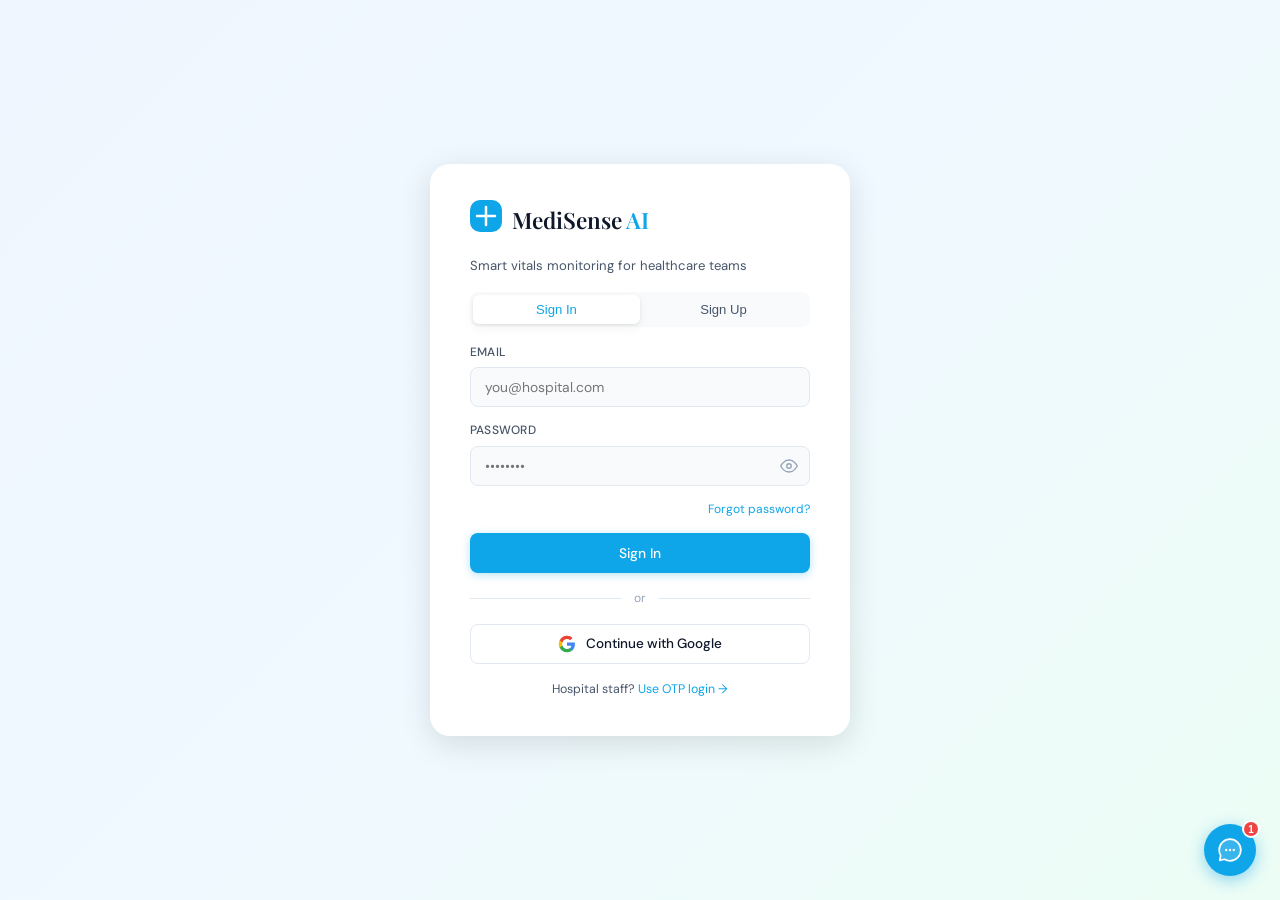
<file: index.html>
<!DOCTYPE html>
<html lang="en">
<head>
  <meta charset="UTF-8" />
  <meta name="viewport" content="width=device-width, initial-scale=1.0" />
  <title>MediSense AI — Smart Health Monitoring</title>
  <link rel="preconnect" href="https://fonts.googleapis.com" />
  <link rel="preconnect" href="https://fonts.gstatic.com" crossorigin />
  <link href="https://fonts.googleapis.com/css2?family=DM+Sans:wght@300;400;500;600&family=DM+Mono:wght@400;500&family=Playfair+Display:wght@600&display=swap" rel="stylesheet" />
  <link rel="stylesheet" href="medisense.css" />

  <style>
    /* ── Extra fix: unified CSS vars used in admin inline styles ── */
    :root {
      --ink:      var(--text);
      --ink-soft: var(--text-2);
      --ink-dim:  var(--text-3);
      --rule:     var(--border);
      --card:     var(--surface);
      --accent:   var(--brand);
    }

    /* Stat card status colours */
    .stat-status.ok   { color: var(--ok);     font-size: .75rem; font-weight: 600; }
    .stat-status.warn { color: var(--warn);   font-size: .75rem; font-weight: 600; }
    .stat-status.crit { color: var(--danger); font-size: .75rem; font-weight: 600; }

    /* Sidebar footer */
    .sidebar-footer {
      padding: 14px 16px;
      border-top: 1px solid var(--border);
      display: flex; align-items: center; gap: 10px;
    }
    .user-info  { display: flex; align-items: center; gap: 9px; flex: 1; min-width: 0; }
    .avatar     {
      width: 34px; height: 34px; border-radius: 50%;
      background: var(--brand-light); color: var(--brand);
      font-size: 1rem; font-weight: 700;
      display: flex; align-items: center; justify-content: center;
      flex-shrink: 0; text-transform: uppercase;
    }
    .user-meta  { min-width: 0; }
    .user-name  { font-size: .85rem; font-weight: 600; white-space: nowrap; overflow: hidden; text-overflow: ellipsis; }
    .user-role  { font-size: .75rem; color: var(--text-2); text-transform: capitalize; }
    .logout-btn {
      background: none; border: none; color: var(--text-3); cursor: pointer;
      padding: 6px; border-radius: 6px; display: flex; align-items: center;
      transition: color .2s;
    }
    .logout-btn:hover { color: var(--danger); }

    /* Topbar */
    .topbar {
      display: none;
      align-items: center; gap: 12px;
      padding: 12px 16px;
      background: var(--surface);
      border-bottom: 1px solid var(--border);
      position: sticky; top: 0; z-index: 50;
    }
    .menu-toggle {
      background: none; border: none; font-size: 1.1rem;
      cursor: pointer; color: var(--text-2); padding: 4px 8px;
    }
    .topbar-title { font-weight: 600; flex: 1; }
    .role-pill {
      background: var(--brand-light); color: var(--brand);
      padding: 3px 10px; border-radius: 20px;
      font-size: .75rem; font-weight: 600; text-transform: capitalize;
    }
    .topbar-right { display: flex; align-items: center; gap: 8px; }

    /* Main layout */
    .main { margin-left: var(--sidebar-w); flex: 1; min-height: 100vh; }
    .view { display: none; padding: 24px 28px; }
    .view.active { display: block; }

    /* View header */
    .view-header {
      display: flex; align-items: flex-start; justify-content: space-between;
      gap: 12px; margin-bottom: 24px;
    }
    .view-title { font-size: 1.4rem; font-weight: 700; }
    .view-sub   { color: var(--text-2); font-size: .875rem; margin-top: 2px; }
    .header-actions { display: flex; align-items: center; gap: 10px; flex-shrink: 0; }
    .last-updated { font-size: .78rem; color: var(--text-3); }

    /* Stats grid */
    .stats-grid {
      display: grid;
      grid-template-columns: repeat(3, 1fr);
      gap: 16px;
      margin-bottom: 20px;
    }
    .stat-card {
      background: var(--surface);
      border: 1px solid var(--border);
      border-radius: var(--radius);
      padding: 18px;
      display: flex; align-items: flex-start; gap: 14px;
      box-shadow: var(--shadow);
    }
    .stat-icon { font-size: 1.6rem; line-height: 1; }
    .stat-info { flex: 1; }
    .stat-label { font-size: .75rem; color: var(--text-2); font-weight: 500; text-transform: uppercase; letter-spacing: .04em; }
    .stat-val   { font-size: 1.45rem; font-weight: 700; line-height: 1.2; margin: 2px 0; }
    .stat-val span { font-size: .75rem; font-weight: 400; color: var(--text-2); }

    /* Insight panel */
    .insight-panel {
      background: var(--surface);
      border: 1px solid var(--border);
      border-radius: var(--radius);
      padding: 20px;
      margin-bottom: 20px;
      box-shadow: var(--shadow);
    }
    .insight-header { display: flex; align-items: center; justify-content: space-between; margin-bottom: 12px; }
    .insight-title  { display: flex; align-items: center; gap: 8px; font-weight: 600; }
    .ai-badge {
      background: linear-gradient(135deg, #0EA5E9, #8B5CF6);
      color: #fff; font-size: .65rem; font-weight: 700;
      padding: 2px 6px; border-radius: 4px; letter-spacing: .04em;
    }
    .insight-body         { font-size: .875rem; color: var(--text-2); line-height: 1.65; }
    .insight-placeholder  { color: var(--text-3); font-style: italic; }

    /* Table card */
    .table-card {
      background: var(--surface);
      border: 1px solid var(--border);
      border-radius: var(--radius);
      overflow: hidden;
      box-shadow: var(--shadow);
    }
    .table-header {
      display: flex; align-items: center; justify-content: space-between;
      padding: 14px 18px;
      border-bottom: 1px solid var(--border);
    }
    .table-header h3 { font-weight: 600; font-size: .95rem; }
    .badge {
      background: var(--brand); color: #fff;
      font-size: .72rem; font-weight: 700;
      padding: 2px 7px; border-radius: 20px;
      min-width: 20px; text-align: center;
    }

    /* Chat disclaimer */
    .chat-disclaimer {
      padding: 6px 14px 10px;
      font-size: .7rem;
      color: var(--text-3);
      text-align: center;
    }
    .chat-online-dot {
      display: inline-block;
      width: 7px; height: 7px; border-radius: 50%;
      background: #4ade80;
      margin-right: 4px;
      vertical-align: middle;
    }

    @media (max-width: 1024px) {
      .stats-grid { grid-template-columns: repeat(2, 1fr); }
    }
    @media (max-width: 768px) {
      .main { margin-left: 0; }
      .topbar { display: flex; }
      .stats-grid { grid-template-columns: repeat(2, 1fr); }
      .view { padding: 16px; }
    }
    @media (max-width: 520px) {
      .stats-grid { grid-template-columns: 1fr; }
    }
  </style>
</head>
<body>

<!-- ══════════ AUTH WRAPPER ══════════ -->
<div id="auth-wrapper" class="auth-wrapper">
  <div id="toast" class="toast" aria-live="polite"></div>

  <!-- Login / Sign-up screen -->
  <div id="screen-login" class="auth-card active">
    <div class="auth-brand">
      <div class="brand-icon">
        <svg width="32" height="32" viewBox="0 0 32 32" fill="none">
          <rect width="32" height="32" rx="10" fill="#0EA5E9"/>
          <path d="M16 7v18M7 16h18" stroke="white" stroke-width="2.5" stroke-linecap="round"/>
        </svg>
      </div>
      <h1 class="brand-name">MediSense <span>AI</span></h1>
    </div>
    <p class="auth-subtitle">Smart vitals monitoring for healthcare teams</p>

    <div class="tab-row">
      <button class="tab active" data-tab="login">Sign In</button>
      <button class="tab" data-tab="signup">Sign Up</button>
    </div>

    <!-- Login Form -->
    <form id="login-form" class="auth-form" novalidate>
      <div class="field">
        <label for="login-email">Email</label>
        <input id="login-email" type="email" placeholder="you@hospital.com" autocomplete="email" />
      </div>
      <div class="field">
        <label for="login-password">Password</label>
        <div class="pw-wrap">
          <input id="login-password" type="password" placeholder="••••••••" autocomplete="current-password" />
          <button type="button" class="eye-btn" data-target="login-password">
            <svg width="18" height="18" viewBox="0 0 24 24" fill="none" stroke="currentColor" stroke-width="1.8" stroke-linecap="round"><path d="M1 12s4-8 11-8 11 8 11 8-4 8-11 8-11-8-11-8z"/><circle cx="12" cy="12" r="3"/></svg>
          </button>
        </div>
      </div>
      <a href="#" id="forgot-link" class="forgot-link">Forgot password?</a>
      <button type="submit" class="btn-primary" id="login-btn">
        <span>Sign In</span>
        <div class="spinner hidden"></div>
      </button>
    </form>

    <!-- Sign-up Form -->
    <form id="signup-form" class="auth-form hidden" novalidate>
      <div class="field">
        <label for="signup-name">Full Name</label>
        <input id="signup-name" type="text" placeholder="Dr. Jane Smith" autocomplete="name" />
      </div>
      <div class="field">
        <label for="signup-email">Email</label>
        <input id="signup-email" type="email" placeholder="you@hospital.com" autocomplete="email" />
      </div>
      <div class="field">
        <label for="signup-password">Password</label>
        <div class="pw-wrap">
          <input id="signup-password" type="password" placeholder="Min 8 characters" autocomplete="new-password" />
          <button type="button" class="eye-btn" data-target="signup-password">
            <svg width="18" height="18" viewBox="0 0 24 24" fill="none" stroke="currentColor" stroke-width="1.8" stroke-linecap="round"><path d="M1 12s4-8 11-8 11 8 11 8-4 8-11 8-11-8-11-8z"/><circle cx="12" cy="12" r="3"/></svg>
          </button>
        </div>
      </div>
      <div class="field">
        <label for="signup-password2">Confirm Password</label>
        <input id="signup-password2" type="password" placeholder="••••••••" autocomplete="new-password" />
      </div>
      <button type="submit" class="btn-primary" id="signup-btn">
        <span>Create Account</span>
        <div class="spinner hidden"></div>
      </button>
    </form>

    <div class="divider"><span>or</span></div>
    <button id="google-btn" class="btn-google">
      <svg width="18" height="18" viewBox="0 0 24 24"><path fill="#4285F4" d="M22.56 12.25c0-.78-.07-1.53-.2-2.25H12v4.26h5.92c-.26 1.37-1.04 2.53-2.21 3.31v2.77h3.57c2.08-1.92 3.28-4.74 3.28-8.09z"/><path fill="#34A853" d="M12 23c2.97 0 5.46-.98 7.28-2.66l-3.57-2.77c-.98.66-2.23 1.06-3.71 1.06-2.86 0-5.29-1.93-6.16-4.53H2.18v2.84C3.99 20.53 7.7 23 12 23z"/><path fill="#FBBC05" d="M5.84 14.09c-.22-.66-.35-1.36-.35-2.09s.13-1.43.35-2.09V7.07H2.18C1.43 8.55 1 10.22 1 12s.43 3.45 1.18 4.93l3.66-2.84z"/><path fill="#EA4335" d="M12 5.38c1.62 0 3.06.56 4.21 1.64l3.15-3.15C17.45 2.09 14.97 1 12 1 7.7 1 3.99 3.47 2.18 7.07l3.66 2.84c.87-2.6 3.3-4.53 6.16-4.53z"/></svg>
      Continue with Google
    </button>
    <p class="otp-prompt">Hospital staff? <a href="#" id="otp-link">Use OTP login →</a></p>
  </div>

  <!-- OTP Screen -->
  <div id="screen-otp" class="auth-card">
    <button class="back-btn" id="back-from-otp">← Back</button>
    <div class="auth-brand">
      <div class="brand-icon">
        <svg width="32" height="32" viewBox="0 0 32 32" fill="none"><rect width="32" height="32" rx="10" fill="#0EA5E9"/><path d="M16 7v18M7 16h18" stroke="white" stroke-width="2.5" stroke-linecap="round"/></svg>
      </div>
      <h1 class="brand-name">MediSense <span>AI</span></h1>
    </div>
    <p class="auth-subtitle">Verify your identity with OTP</p>
    <form id="otp-request-form" class="auth-form" novalidate>
      <div class="field">
        <label for="otp-email">Email</label>
        <input id="otp-email" type="email" placeholder="you@hospital.com" />
      </div>
      <div class="field">
        <label for="otp-password">Password</label>
        <input id="otp-password" type="password" placeholder="••••••••" />
      </div>
      <button type="submit" class="btn-primary" id="send-otp-btn">
        <span>Send OTP</span>
        <div class="spinner hidden"></div>
      </button>
    </form>
    <div id="otp-verify-section" class="otp-verify hidden">
      <p class="otp-sent-msg">OTP sent! Check your browser console (demo mode).</p>
      <div class="otp-boxes" id="otp-boxes">
        <input class="otp-digit" maxlength="1" inputmode="numeric" />
        <input class="otp-digit" maxlength="1" inputmode="numeric" />
        <input class="otp-digit" maxlength="1" inputmode="numeric" />
        <input class="otp-digit" maxlength="1" inputmode="numeric" />
        <input class="otp-digit" maxlength="1" inputmode="numeric" />
        <input class="otp-digit" maxlength="1" inputmode="numeric" />
      </div>
      <button class="btn-primary" id="verify-otp-btn">
        <span>Verify OTP</span>
        <div class="spinner hidden"></div>
      </button>
      <button class="btn-ghost" id="resend-otp-btn">Resend OTP (<span id="resend-timer">60</span>s)</button>
    </div>
  </div>

  <!-- Forgot Password Screen -->
  <div id="screen-forgot" class="auth-card">
    <button class="back-btn" id="back-from-forgot">← Back</button>
    <h2 class="screen-title">Reset Password</h2>
    <p class="auth-subtitle">We'll show a temporary password in the console (demo).</p>
    <form id="forgot-form" class="auth-form" novalidate>
      <div class="field">
        <label for="forgot-email">Email</label>
        <input id="forgot-email" type="email" placeholder="you@hospital.com" />
      </div>
      <button type="submit" class="btn-primary" id="forgot-btn">
        <span>Reset Password</span>
        <div class="spinner hidden"></div>
      </button>
    </form>
  </div>

  <!-- Role Selection Screen -->
  <div id="screen-role" class="auth-card">
    <div class="auth-brand">
      <div class="brand-icon">
        <svg width="32" height="32" viewBox="0 0 32 32" fill="none"><rect width="32" height="32" rx="10" fill="#0EA5E9"/><path d="M16 7v18M7 16h18" stroke="white" stroke-width="2.5" stroke-linecap="round"/></svg>
      </div>
      <h1 class="brand-name">MediSense <span>AI</span></h1>
    </div>
    <p class="auth-subtitle">Who are you logging in as?</p>
    <div class="role-cards">
      <button class="role-card" data-role="doctor">
        <div class="role-icon">🩺</div>
        <div class="role-label">Doctor / Clinician</div>
        <div class="role-desc">Full access to all patient vitals, trends & alerts</div>
      </button>
      <button class="role-card" data-role="family">
        <div class="role-icon">👨‍👩‍👧</div>
        <div class="role-label">Patient / Family</div>
        <div class="role-desc">View your linked patient's readings in real-time</div>
      </button>
      <button class="role-card" data-role="admin">
        <div class="role-icon">🛡️</div>
        <div class="role-label">Administrator</div>
        <div class="role-desc">Assign patients to doctors & manage all users</div>
      </button>
    </div>
  </div>

</div><!-- /auth-wrapper -->


<!-- ══════════ MAIN APP ══════════ -->
<div id="app" class="app hidden">

  <!-- Sidebar -->
  <aside class="sidebar" id="sidebar">
    <div class="sidebar-brand">
      <svg width="26" height="26" viewBox="0 0 32 32" fill="none"><rect width="32" height="32" rx="10" fill="#0EA5E9"/><path d="M16 7v18M7 16h18" stroke="white" stroke-width="2.5" stroke-linecap="round"/></svg>
      <span>MediSense</span>
    </div>
    <nav class="sidebar-nav">
      <a href="#" class="nav-item active" data-view="dashboard">
        <svg width="18" height="18" viewBox="0 0 24 24" fill="none" stroke="currentColor" stroke-width="1.8"><rect x="3" y="3" width="7" height="7" rx="1"/><rect x="14" y="3" width="7" height="7" rx="1"/><rect x="3" y="14" width="7" height="7" rx="1"/><rect x="14" y="14" width="7" height="7" rx="1"/></svg>
        Dashboard
      </a>
      <a href="#" class="nav-item" data-view="vitals">
        <svg width="18" height="18" viewBox="0 0 24 24" fill="none" stroke="currentColor" stroke-width="1.8"><polyline points="22 12 18 12 15 21 9 3 6 12 2 12"/></svg>
        Log Vitals
      </a>
      <a href="#" class="nav-item" data-view="history">
        <svg width="18" height="18" viewBox="0 0 24 24" fill="none" stroke="currentColor" stroke-width="1.8"><circle cx="12" cy="12" r="10"/><polyline points="12 6 12 12 16 14"/></svg>
        History
      </a>
      <a href="#" class="nav-item" data-view="alerts">
        <svg width="18" height="18" viewBox="0 0 24 24" fill="none" stroke="currentColor" stroke-width="1.8"><path d="M18 8A6 6 0 0 0 6 8c0 7-3 9-3 9h18s-3-2-3-9"/><path d="M13.73 21a2 2 0 0 1-3.46 0"/></svg>
        Alerts
        <span class="badge" id="alert-badge"></span>
      </a>
      <a href="#" class="nav-item" data-view="profile" id="doctor-only-nav" style="display:none">
        <svg width="18" height="18" viewBox="0 0 24 24" fill="none" stroke="currentColor" stroke-width="1.8"><path d="M20 21v-2a4 4 0 0 0-4-4H8a4 4 0 0 0-4 4v2"/><circle cx="12" cy="7" r="4"/></svg>
        Profile
      </a>
      <a href="#" class="nav-item" data-view="admin" id="admin-only-nav" style="display:none">
        <svg width="18" height="18" viewBox="0 0 24 24" fill="none" stroke="currentColor" stroke-width="1.8"><path d="M12 22s8-4 8-10V5l-8-3-8 3v7c0 6 8 10 8 10z"/></svg>
        Admin
      </a>
    </nav>
    <div class="sidebar-footer">
      <div class="user-info" id="sidebar-user">
        <div class="avatar" id="sidebar-avatar">?</div>
        <div class="user-meta">
          <div class="user-name" id="sidebar-name">—</div>
          <div class="user-role" id="sidebar-role">—</div>
        </div>
      </div>
      <button class="logout-btn" id="logout-btn" title="Sign out">
        <svg width="16" height="16" viewBox="0 0 24 24" fill="none" stroke="currentColor" stroke-width="1.8"><path d="M9 21H5a2 2 0 0 1-2-2V5a2 2 0 0 1 2-2h4"/><polyline points="16 17 21 12 16 7"/><line x1="21" y1="12" x2="9" y2="12"/></svg>
      </button>
    </div>
  </aside>

  <!-- Main Content -->
  <main class="main" id="main-content">

    <!-- Mobile topbar -->
    <div class="topbar">
      <button class="menu-toggle" id="menu-toggle">☰</button>
      <span class="topbar-title">MediSense AI</span>
      <div class="topbar-right">
        <span class="role-pill" id="topbar-role">—</span>
      </div>
    </div>

    <!-- ── DASHBOARD ── -->
    <div id="view-dashboard" class="view active">
      <div class="view-header">
        <div>
          <h2 class="view-title">Dashboard</h2>
          <p class="view-sub" id="dashboard-greeting">Welcome back</p>
        </div>
        <div class="header-actions">
          <span class="last-updated" id="last-updated">—</span>
          <button class="btn-sm" id="refresh-btn">↻ Refresh</button>
        </div>
      </div>

      <div class="stats-grid">
        <div class="stat-card">
          <div class="stat-icon">❤️</div>
          <div class="stat-info">
            <div class="stat-label">Heart Rate</div>
            <div class="stat-val" id="stat-hr">— <span>bpm</span></div>
            <div class="stat-status" id="stat-hr-status">—</div>
          </div>
        </div>
        <div class="stat-card">
          <div class="stat-icon">💧</div>
          <div class="stat-info">
            <div class="stat-label">SpO₂</div>
            <div class="stat-val" id="stat-spo2">— <span>%</span></div>
            <div class="stat-status" id="stat-spo2-status">—</div>
          </div>
        </div>
        <div class="stat-card">
          <div class="stat-icon">🌡️</div>
          <div class="stat-info">
            <div class="stat-label">Temperature</div>
            <div class="stat-val" id="stat-temp">— <span>°C</span></div>
            <div class="stat-status" id="stat-temp-status">—</div>
          </div>
        </div>
        <div class="stat-card">
          <div class="stat-icon">🔴</div>
          <div class="stat-info">
            <div class="stat-label">Blood Pressure</div>
            <div class="stat-val" id="stat-bp">—/— <span>mmHg</span></div>
            <div class="stat-status" id="stat-bp-status">—</div>
          </div>
        </div>
        <div class="stat-card">
          <div class="stat-icon">🫁</div>
          <div class="stat-info">
            <div class="stat-label">Resp. Rate</div>
            <div class="stat-val" id="stat-resp">— <span>/min</span></div>
            <div class="stat-status" id="stat-resp-status">—</div>
          </div>
        </div>
        <div class="stat-card">
          <div class="stat-icon">🩸</div>
          <div class="stat-info">
            <div class="stat-label">Blood Glucose</div>
            <div class="stat-val" id="stat-glucose">— <span>mg/dL</span></div>
            <div class="stat-status" id="stat-glucose-status">—</div>
          </div>
        </div>
      </div>

      <div class="insight-panel">
        <div class="insight-header">
          <div class="insight-title">
            <span class="ai-badge">AI</span>
            Clinical Insight
          </div>
          <button class="btn-sm" id="get-insight-btn">Generate →</button>
        </div>
        <div class="insight-body" id="insight-body">
          <p class="insight-placeholder">Click "Generate" to get an AI-powered interpretation of the latest vitals.</p>
        </div>
      </div>

      <div class="table-card">
        <div class="table-header">
          <h3>Recent Readings</h3>
          <span id="readings-count" class="badge">0</span>
        </div>
        <div class="table-wrap">
          <table class="vitals-table">
            <thead>
              <tr>
                <th>Time</th><th>HR</th><th>SpO₂</th><th>Temp</th>
                <th>BP</th><th>Resp</th><th>Glucose</th>
              </tr>
            </thead>
            <tbody id="vitals-tbody">
              <tr><td colspan="7" class="empty-row">No readings yet</td></tr>
            </tbody>
          </table>
        </div>
      </div>
    </div>

    <!-- ── LOG VITALS ── -->
    <div id="view-vitals" class="view">
      <div class="view-header">
        <div>
          <h2 class="view-title">Log Vitals</h2>
          <p class="view-sub">Record a new vital signs reading</p>
        </div>
      </div>
      <div class="form-card">
        <form id="vitals-form" novalidate>
          <div class="form-grid">
            <div class="field">
              <label>Heart Rate <small>(bpm)</small></label>
              <input type="number" id="f-hr" placeholder="72" min="30" max="250" />
            </div>
            <div class="field">
              <label>SpO₂ <small>(%)</small></label>
              <input type="number" id="f-spo2" placeholder="98" min="50" max="100" step="0.1" />
            </div>
            <div class="field">
              <label>Temperature <small>(°C)</small></label>
              <input type="number" id="f-temp" placeholder="37.0" min="30" max="45" step="0.1" />
            </div>
            <div class="field">
              <label>Systolic BP <small>(mmHg)</small></label>
              <input type="number" id="f-sys" placeholder="120" min="60" max="250" />
            </div>
            <div class="field">
              <label>Diastolic BP <small>(mmHg)</small></label>
              <input type="number" id="f-dia" placeholder="80" min="30" max="150" />
            </div>
            <div class="field">
              <label>Resp. Rate <small>(/min)</small></label>
              <input type="number" id="f-resp" placeholder="16" min="5" max="60" />
            </div>
            <div class="field">
              <label>Blood Glucose <small>(mg/dL)</small></label>
              <input type="number" id="f-glucose" placeholder="100" min="20" max="600" step="0.1" />
            </div>
          </div>
          <button type="submit" class="btn-primary" id="save-vitals-btn">
            <span>Save Reading</span>
            <div class="spinner hidden"></div>
          </button>
        </form>
      </div>
    </div>

    <!-- ── HISTORY ── -->
    <div id="view-history" class="view">
      <div class="view-header">
        <div>
          <h2 class="view-title">Vitals History</h2>
          <p class="view-sub">All recorded readings from Google Sheets</p>
        </div>
        <button class="btn-sm" id="export-btn">⬇ Export CSV</button>
      </div>
      <div class="table-card">
        <div class="table-wrap">
          <table class="vitals-table">
            <thead>
              <tr><th>Time</th><th>HR</th><th>SpO₂</th><th>Temp</th><th>BP</th><th>Resp</th><th>Glucose</th></tr>
            </thead>
            <tbody id="history-tbody">
              <tr><td colspan="7" class="empty-row">Loading…</td></tr>
            </tbody>
          </table>
        </div>
      </div>
    </div>

    <!-- ── ALERTS ── -->
    <div id="view-alerts" class="view">
      <div class="view-header">
        <div>
          <h2 class="view-title">Alerts</h2>
          <p class="view-sub">Vitals outside normal ranges</p>
        </div>
        <button class="btn-sm" id="clear-alerts-btn">Clear All</button>
      </div>
      <div id="alerts-list" class="alerts-list">
        <p class="empty-state">No alerts — all vitals are within normal range ✓</p>
      </div>
    </div>

    <!-- ── PROFILE ── -->
    <div id="view-profile" class="view">
      <div class="view-header">
        <div>
          <h2 class="view-title">Profile</h2>
          <p class="view-sub">Manage your account</p>
        </div>
      </div>
      <div class="form-card profile-card">
        <div class="profile-avatar" id="profile-avatar-lg">?</div>
        <div class="field">
          <label>Full Name</label>
          <input type="text" id="p-name" placeholder="Dr. Jane Smith" />
        </div>
        <div class="field">
          <label>Email</label>
          <input type="email" id="p-email" placeholder="you@hospital.com" disabled />
        </div>
        <div class="field">
          <label>Department</label>
          <input type="text" id="p-dept" placeholder="Cardiology" />
        </div>
        <div class="field">
          <label>Hospital ID</label>
          <input type="text" id="p-hospital" placeholder="HOSP-001" />
        </div>
        <button class="btn-primary" id="save-profile-btn">
          <span>Save Profile</span>
          <div class="spinner hidden"></div>
        </button>
      </div>
    </div>

    <!-- ── ADMIN ── -->
    <div id="view-admin" class="view">
      <div class="view-header">
        <div>
          <h2 class="view-title">Admin Panel</h2>
          <p class="view-sub">Assign patients to doctors</p>
        </div>
        <button class="btn-sm" id="admin-refresh-btn">↻ Refresh</button>
      </div>

      <div class="form-card" style="margin-bottom:20px">
        <h3 style="font-size:15px;font-weight:600;margin-bottom:16px">👤 Patients</h3>
        <div style="overflow-x:auto">
          <table style="width:100%;border-collapse:collapse;font-size:13px">
            <thead>
              <tr style="border-bottom:1px solid var(--border)">
                <th style="text-align:left;padding:8px 12px;color:var(--text-2);font-weight:500">Name</th>
                <th style="text-align:left;padding:8px 12px;color:var(--text-2);font-weight:500">Email</th>
                <th style="text-align:left;padding:8px 12px;color:var(--text-2);font-weight:500">Assigned Doctor</th>
                <th style="text-align:left;padding:8px 12px;color:var(--text-2);font-weight:500">Action</th>
              </tr>
            </thead>
            <tbody id="admin-patients-tbody">
              <tr><td colspan="4" style="padding:20px;text-align:center;color:var(--text-2)">Loading...</td></tr>
            </tbody>
          </table>
        </div>
      </div>

      <div class="form-card">
        <h3 style="font-size:15px;font-weight:600;margin-bottom:16px">🩺 Doctors</h3>
        <div style="overflow-x:auto">
          <table style="width:100%;border-collapse:collapse;font-size:13px">
            <thead>
              <tr style="border-bottom:1px solid var(--border)">
                <th style="text-align:left;padding:8px 12px;color:var(--text-2);font-weight:500">Name</th>
                <th style="text-align:left;padding:8px 12px;color:var(--text-2);font-weight:500">Email</th>
                <th style="text-align:left;padding:8px 12px;color:var(--text-2);font-weight:500">Patients Assigned</th>
              </tr>
            </thead>
            <tbody id="admin-doctors-tbody">
              <tr><td colspan="3" style="padding:20px;text-align:center;color:var(--text-2)">Loading...</td></tr>
            </tbody>
          </table>
        </div>
      </div>

      <!-- Assignment Modal -->
      <div id="assign-modal" style="display:none;position:fixed;inset:0;background:rgba(0,0,0,.5);z-index:999;align-items:center;justify-content:center;">
        <div style="background:var(--surface);border:1px solid var(--border);border-radius:16px;padding:28px;min-width:320px;max-width:90%">
          <h3 style="font-size:16px;font-weight:600;margin-bottom:6px">Assign Patient to Doctor</h3>
          <p id="assign-patient-label" style="font-size:13px;color:var(--text-2);margin-bottom:16px"></p>
          <select id="assign-doctor-select" style="width:100%;padding:10px 12px;border-radius:8px;border:1px solid var(--border);background:var(--surface2);color:var(--text);font-size:14px;margin-bottom:16px">
            <option value="">— Select a doctor —</option>
          </select>
          <div style="display:flex;gap:10px">
            <button id="assign-confirm-btn" class="btn-primary" style="flex:1">Confirm</button>
            <button id="assign-cancel-btn" class="btn-sm" style="flex:1">Cancel</button>
          </div>
        </div>
      </div>
    </div>

  </main>
</div><!-- /app -->


<!-- ══════════ AI CHAT WIDGET (Anthropic) ══════════ -->
<div id="ai-chat-widget">
  <button id="ai-chat-toggle" aria-label="Open AI Health Assistant">
    <svg id="chat-icon" width="26" height="26" viewBox="0 0 24 24" fill="none">
      <path d="M12 2C6.477 2 2 6.477 2 12c0 1.89.527 3.66 1.438 5.168L2.5 21.5l4.332-.938A9.954 9.954 0 0012 22c5.523 0 10-4.477 10-10S17.523 2 12 2z"
        fill="currentColor" fill-opacity=".18" stroke="currentColor" stroke-width="1.6" stroke-linejoin="round"/>
      <circle cx="8.5"  cy="12" r="1.1" fill="currentColor"/>
      <circle cx="12"   cy="12" r="1.1" fill="currentColor"/>
      <circle cx="15.5" cy="12" r="1.1" fill="currentColor"/>
    </svg>
    <svg id="close-icon" width="20" height="20" viewBox="0 0 24 24" fill="none" style="display:none">
      <path d="M18 6L6 18M6 6l12 12" stroke="currentColor" stroke-width="2.2" stroke-linecap="round"/>
    </svg>
    <span id="chat-unread" class="chat-unread">1</span>
  </button>

  <div id="ai-chat-panel" class="chat-panel hidden">
    <div class="chat-header">
      <div class="chat-header-info">
        <div class="chat-avatar">
          <svg width="16" height="16" viewBox="0 0 32 32" fill="none">
            <path d="M16 7v18M7 16h18" stroke="white" stroke-width="2.8" stroke-linecap="round"/>
          </svg>
        </div>
        <div>
          <div class="chat-title">MediSense AI</div>
          <div class="chat-subtitle"><span class="chat-online-dot"></span>Powered by Claude</div>
        </div>
      </div>
      <button id="chat-clear-btn" class="chat-clear-btn" title="Clear conversation">
        <svg width="14" height="14" viewBox="0 0 24 24" fill="none" stroke="currentColor" stroke-width="1.8" stroke-linecap="round">
          <polyline points="3 6 5 6 21 6"/><path d="M19 6l-1 14H6L5 6"/><path d="M10 11v6M14 11v6"/>
        </svg>
      </button>
    </div>
    <div id="chat-messages" class="chat-messages"></div>
    <div class="chat-suggestions" id="chat-suggestions">
      <button class="suggestion-chip" data-msg="Analyze my current vitals and tell me if anything looks concerning.">Analyze my vitals</button>
      <button class="suggestion-chip" data-msg="What is a normal heart rate range for adults?">Normal heart rate?</button>
      <button class="suggestion-chip" data-msg="What does low SpO2 mean and when should I worry?">What is low SpO₂?</button>
      <button class="suggestion-chip" data-msg="Give me tips to help lower high blood pressure naturally.">Lower BP tips</button>
    </div>
    <div class="chat-input-area">
      <textarea id="chat-input" placeholder="Ask anything about your health…" rows="1"></textarea>
      <button id="chat-send-btn" title="Send" disabled>
        <svg width="16" height="16" viewBox="0 0 24 24" fill="none">
          <path d="M22 2L11 13M22 2L15 22l-4-9-9-4 20-7z" stroke="currentColor" stroke-width="2" stroke-linecap="round" stroke-linejoin="round"/>
        </svg>
      </button>
    </div>
    <div class="chat-disclaimer">AI responses are informational only — not medical advice.</div>
  </div>
</div>


<script src="medisense-db.js"></script>
<script src="medisense-sheets.js"></script>
<script src="medisense.js"></script>

<!-- Chat widget script (Anthropic) -->
<script>
(function () {
  const toggle    = document.getElementById('ai-chat-toggle');
  const panel     = document.getElementById('ai-chat-panel');
  const msgs      = document.getElementById('chat-messages');
  const input     = document.getElementById('chat-input');
  const sendBtn   = document.getElementById('chat-send-btn');
  const clearBtn  = document.getElementById('chat-clear-btn');
  const unread    = document.getElementById('chat-unread');
  const chatIcon  = document.getElementById('chat-icon');
  const closeIcon = document.getElementById('close-icon');
  const suggs     = document.getElementById('chat-suggestions');

  let history = [];
  let isOpen  = false;
  let isBusy  = false;

  function buildVitalsContext() {
    const appState = (typeof state !== 'undefined') ? state : null;
    const v = appState?.vitals?.[0];
    if (!v) return 'No vitals data has been recorded yet.';
    const fmt = (val, unit) => val != null ? `${val} ${unit}` : 'N/A';
    const ts  = v.recorded_at
      ? new Date(v.recorded_at).toLocaleString('en-IN', { day:'2-digit', month:'short', hour:'2-digit', minute:'2-digit' })
      : 'unknown time';
    return [
      `Most recent patient vitals (recorded ${ts}):`,
      `• Heart Rate:        ${fmt(v.heart_rate, 'bpm')}`,
      `• SpO₂:             ${fmt(v.spo2, '%')}`,
      `• Temperature:      ${fmt(v.temperature, '°C')}`,
      `• Blood Pressure:   ${v.bp_systolic != null ? `${v.bp_systolic}/${v.bp_diastolic} mmHg` : 'N/A'}`,
      `• Respiratory Rate: ${fmt(v.resp_rate, '/min')}`,
      `• Blood Glucose:    ${fmt(v.blood_glucose, 'mg/dL')}`,
    ].join('\n');
  }

  function buildSystemPrompt() {
    const appState = (typeof state !== 'undefined') ? state : null;
    const role = appState?.role || 'healthcare professional';
    return `You are MediSense AI, a smart clinical assistant embedded in a hospital vitals monitoring dashboard. You are speaking with a ${role}.

${buildVitalsContext()}

Guidelines:
- Be concise (under 120 words unless a detailed explanation is requested)
- Reference actual vitals data above when relevant
- Use plain language for family members, clinical language for doctors
- Use bullet points for lists
- Bold important values using **value**
- Never diagnose, prescribe, or replace a physician
- Always remind users this is informational, not medical advice
- If asked something unrelated to health/medicine, politely redirect`;
  }

  function initGreeting() {
    const appState = (typeof state !== 'undefined') ? state : null;
    const name = appState?.user?.full_name || appState?.user?.email?.split('@')[0] || null;
    const hasVitals = appState?.vitals?.length > 0;
    const greeting  = name ? `👋 Hi <strong>${escHtml(name)}</strong>!` : '👋 Hello!';
    const vitalsLine = hasVitals
      ? 'I can see your latest vitals are loaded. Ask me anything about them!'
      : 'No vitals recorded yet — but I can still answer your health questions.';
    appendBot(`${greeting} I'm your <strong>MediSense AI</strong> assistant, powered by Claude.<br><br>${vitalsLine}<br><br>What would you like to know?`);
  }

  toggle.addEventListener('click', () => {
    isOpen = !isOpen;
    panel.classList.toggle('hidden', !isOpen);
    chatIcon.style.display  = isOpen ? 'none'  : 'block';
    closeIcon.style.display = isOpen ? 'block' : 'none';
    unread.style.display    = 'none';
    if (isOpen) {
      if (msgs.children.length === 0) initGreeting();
      setTimeout(() => input.focus(), 100);
      msgs.scrollTop = msgs.scrollHeight;
    }
  });

  setTimeout(() => { if (!isOpen) unread.style.display = 'flex'; }, 2000);

  clearBtn.addEventListener('click', () => {
    history = [];
    msgs.innerHTML = '';
    initGreeting();
    suggs.style.display = 'flex';
  });

  suggs.addEventListener('click', e => {
    const chip = e.target.closest('.suggestion-chip');
    if (!chip) return;
    input.value = chip.dataset.msg;
    suggs.style.display = 'none';
    sendMessage();
  });

  input.addEventListener('input', () => {
    input.style.height = 'auto';
    input.style.height = Math.min(input.scrollHeight, 100) + 'px';
    sendBtn.disabled = !input.value.trim() || isBusy;
  });
  input.addEventListener('keydown', e => {
    if (e.key === 'Enter' && !e.shiftKey) { e.preventDefault(); sendMessage(); }
  });
  sendBtn.addEventListener('click', sendMessage);

  async function sendMessage() {
    const text = input.value.trim();
    if (!text || isBusy) return;

    input.value = '';
    input.style.height = 'auto';
    sendBtn.disabled = true;
    suggs.style.display = 'none';
    isBusy = true;

    appendUser(text);
    history.push({ role: 'user', content: text });
    const typingEl = appendTyping();

    try {
      const res = await fetch('https://api.anthropic.com/v1/messages', {
        method:  'POST',
        headers: { 'Content-Type': 'application/json' },
        body:    JSON.stringify({
          model:      'claude-sonnet-4-20250514',
          max_tokens: 800,
          system:     buildSystemPrompt(),
          messages:   history,
        }),
      });

      const data = await res.json();
      typingEl.remove();

      if (data.error) {
        appendBot(`⚠️ API error: ${escHtml(data.error.message || 'Unknown error')}<br><br>💡 <strong>Note:</strong> The AI chat requires an Anthropic API key configured on a backend server for production use.`);
      } else {
        const reply = data.content?.[0]?.text || 'No response generated.';
        history.push({ role: 'assistant', content: reply });
        appendBot(renderMarkdown(reply));
      }
    } catch (err) {
      typingEl.remove();
      appendBot(`⚠️ Network error — please check your connection and try again.`);
    }

    isBusy = false;
    sendBtn.disabled = !input.value.trim();
    input.focus();
  }

  function appendUser(text) {
    const el = document.createElement('div');
    el.className = 'chat-msg user';
    el.innerHTML = `<div class="msg-bubble">${escHtml(text)}</div>`;
    msgs.appendChild(el);
    msgs.scrollTop = msgs.scrollHeight;
  }

  function appendBot(html) {
    const el = document.createElement('div');
    el.className = 'chat-msg ai';
    el.innerHTML = `<div class="msg-bubble">${html}</div>`;
    msgs.appendChild(el);
    msgs.scrollTop = msgs.scrollHeight;
    return el;
  }

  function appendTyping() {
    const el = document.createElement('div');
    el.className = 'chat-msg ai chat-typing';
    el.innerHTML = `<div class="msg-bubble"><span class="dot"></span><span class="dot"></span><span class="dot"></span></div>`;
    msgs.appendChild(el);
    msgs.scrollTop = msgs.scrollHeight;
    return el;
  }

  function renderMarkdown(text) {
    return escHtml(text)
      .replace(/\*\*(.+?)\*\*/g, '<strong>$1</strong>')
      .replace(/\*(.+?)\*/g,     '<em>$1</em>')
      .replace(/_(.+?)_/g,       '<em>$1</em>')
      .replace(/`(.+?)`/g,       '<code>$1</code>')
      .replace(/^[•\-] (.+)/gm,  '<li>$1</li>')
      .replace(/(<li>[\s\S]*?<\/li>)/g, '<ul>$1</ul>')
      .replace(/\n/g,            '<br>');
  }

  function escHtml(str) {
    return String(str)
      .replace(/&/g,'&amp;').replace(/</g,'&lt;')
      .replace(/>/g,'&gt;').replace(/"/g,'&quot;');
  }

})();
</script>

</body>
</html>
</file>
<file: medisense.css>
*, *::before, *::after { box-sizing: border-box; margin: 0; padding: 0; }

:root {
  --brand:        #0EA5E9;
  --brand-dark:   #0284C7;
  --brand-light:  #E0F2FE;
  --bg:           #F0F4F8;
  --surface:      #FFFFFF;
  --surface2:     #F8FAFC;
  --border:       #E2E8F0;
  --text:         #0F172A;
  --text-2:       #475569;
  --text-3:       #94A3B8;
  --ok:           #10B981;
  --warn:         #F59E0B;
  --danger:       #EF4444;
  --sidebar-w:    240px;
  --radius:       12px;
  --radius-sm:    8px;
  --shadow:       0 1px 3px rgba(0,0,0,.08), 0 4px 12px rgba(0,0,0,.05);
  --shadow-lg:    0 8px 32px rgba(0,0,0,.12);
  --font:         'DM Sans', sans-serif;
  --font-mono:    'DM Mono', monospace;
}

html { font-size: 15px; }
body {
  font-family: var(--font);
  background: var(--bg);
  color: var(--text);
  line-height: 1.6;
  min-height: 100vh;
}

.hidden { display: none !important; }
a { color: var(--brand); text-decoration: none; }
a:hover { text-decoration: underline; }

.toast {
  position: fixed; top: 20px; left: 50%; transform: translateX(-50%) translateY(-80px);
  background: var(--text); color: #fff; padding: 10px 20px;
  border-radius: 8px; font-size: .875rem; z-index: 9999;
  transition: transform .3s cubic-bezier(.34,1.56,.64,1);
  pointer-events: none; white-space: nowrap;
  box-shadow: var(--shadow-lg);
}
.toast.show { transform: translateX(-50%) translateY(0); }
.toast.success { background: var(--ok); }
.toast.error   { background: var(--danger); }
.toast.info    { background: var(--brand); }

.auth-wrapper {
  min-height: 100vh; display: flex; align-items: center; justify-content: center;
  background: linear-gradient(135deg, #EFF6FF 0%, #F0F9FF 50%, #ECFDF5 100%);
  padding: 24px;
}

.auth-card {
  background: var(--surface); border-radius: 20px;
  box-shadow: var(--shadow-lg); padding: 36px 40px;
  width: 100%; max-width: 420px;
  display: none; flex-direction: column; gap: 16px;
  animation: slideUp .35s ease;
}
.auth-card.active { display: flex; }

@keyframes slideUp {
  from { opacity: 0; transform: translateY(16px); }
  to   { opacity: 1; transform: translateY(0); }
}

.auth-brand {
  display: flex; align-items: center; gap: 10px;
}
.brand-icon { flex-shrink: 0; }
.brand-name {
  font-family: 'Playfair Display', serif;
  font-size: 1.5rem; font-weight: 600; color: var(--text);
}
.brand-name span { color: var(--brand); }
.auth-subtitle { color: var(--text-2); font-size: .875rem; }

.tab-row { display: flex; background: var(--surface2); border-radius: var(--radius-sm); padding: 3px; }
.tab {
  flex: 1; padding: 7px 12px; border: none; background: transparent;
  border-radius: 6px; font-size: .875rem; font-weight: 500; cursor: pointer;
  color: var(--text-2); transition: all .2s;
}
.tab.active { background: var(--surface); color: var(--brand); box-shadow: var(--shadow); }

.auth-form { display: flex; flex-direction: column; gap: 14px; }

.field { display: flex; flex-direction: column; gap: 5px; }
.field label { font-size: .8rem; font-weight: 500; color: var(--text-2); letter-spacing: .02em; text-transform: uppercase; }
.field input {
  padding: 10px 14px; border: 1.5px solid var(--border);
  border-radius: var(--radius-sm); font-family: var(--font); font-size: .925rem;
  color: var(--text); background: var(--surface2);
  transition: border-color .2s, box-shadow .2s; outline: none;
}
.field input:focus { border-color: var(--brand); box-shadow: 0 0 0 3px rgba(14,165,233,.12); background: #fff; }
.field input:disabled { opacity: .55; cursor: not-allowed; }

.pw-wrap { position: relative; }
.pw-wrap input { width: 100%; padding-right: 42px; }
.eye-btn {
  position: absolute; right: 10px; top: 50%; transform: translateY(-50%);
  background: none; border: none; cursor: pointer; color: var(--text-3);
  display: flex; align-items: center; padding: 2px;
}
.eye-btn:hover { color: var(--text-2); }

.forgot-link { font-size: .8rem; color: var(--brand); align-self: flex-end; }

.btn-primary {
  padding: 11px 20px; background: var(--brand); color: #fff;
  border: none; border-radius: var(--radius-sm); font-family: var(--font);
  font-size: .925rem; font-weight: 500; cursor: pointer;
  display: flex; align-items: center; justify-content: center; gap: 8px;
  transition: background .2s, transform .1s, box-shadow .2s;
  box-shadow: 0 2px 8px rgba(14,165,233,.3);
}
.btn-primary:hover { background: var(--brand-dark); box-shadow: 0 4px 16px rgba(14,165,233,.4); }
.btn-primary:active { transform: scale(.98); }
.btn-primary:disabled { opacity: .6; cursor: not-allowed; }

.btn-google {
  padding: 10px 18px; background: #fff; color: var(--text);
  border: 1.5px solid var(--border); border-radius: var(--radius-sm);
  font-family: var(--font); font-size: .9rem; font-weight: 500;
  cursor: pointer; display: flex; align-items: center; justify-content: center; gap: 10px;
  transition: background .2s, box-shadow .2s;
}
.btn-google:hover { background: var(--surface2); box-shadow: var(--shadow); }

.btn-ghost {
  padding: 9px 18px; background: transparent; color: var(--text-2);
  border: 1.5px solid var(--border); border-radius: var(--radius-sm);
  font-family: var(--font); font-size: .875rem; cursor: pointer;
  transition: all .2s;
}
.btn-ghost:hover { background: var(--surface2); color: var(--text); }
.btn-ghost:disabled { opacity: .5; cursor: not-allowed; }

.btn-sm {
  padding: 6px 14px; background: var(--surface); color: var(--text-2);
  border: 1.5px solid var(--border); border-radius: var(--radius-sm);
  font-family: var(--font); font-size: .8rem; font-weight: 500;
  cursor: pointer; transition: all .2s;
}
.btn-sm:hover { background: var(--brand-light); color: var(--brand); border-color: var(--brand); }


.spinner {
  width: 16px; height: 16px; border: 2px solid rgba(255,255,255,.4);
  border-top-color: #fff; border-radius: 50%;
  animation: spin .7s linear infinite;
}
@keyframes spin { to { transform: rotate(360deg); } }


.divider { display: flex; align-items: center; gap: 12px; color: var(--text-3); font-size: .8rem; }
.divider::before, .divider::after { content: ''; flex: 1; height: 1px; background: var(--border); }

.otp-prompt { font-size: .825rem; color: var(--text-2); text-align: center; }


.back-btn {
  background: none; border: none; color: var(--brand); cursor: pointer;
  font-size: .875rem; align-self: flex-start; padding: 0; font-family: var(--font);
}
.back-btn:hover { text-decoration: underline; }

.screen-title { font-size: 1.3rem; font-weight: 600; }


.role-cards { display: flex; flex-direction: column; gap: 12px; }
.role-card {
  display: flex; flex-direction: column; align-items: center; gap: 6px;
  padding: 20px; border: 2px solid var(--border); border-radius: var(--radius);
  background: var(--surface2); cursor: pointer;
  transition: all .2s; text-align: center;
}
.role-card:hover { border-color: var(--brand); background: var(--brand-light); }
.role-icon { font-size: 2rem; }
.role-label { font-weight: 600; font-size: 1rem; color: var(--text); }
.role-desc { font-size: .8rem; color: var(--text-2); }


.otp-verify { display: flex; flex-direction: column; gap: 14px; }
.otp-sent-msg { font-size: .875rem; color: var(--ok); background: #ECFDF5; padding: 10px 14px; border-radius: var(--radius-sm); }
.otp-boxes { display: flex; gap: 8px; justify-content: center; }
.otp-digit {
  width: 44px; height: 52px; text-align: center; font-size: 1.3rem;
  font-weight: 600; font-family: var(--font-mono);
  border: 2px solid var(--border); border-radius: var(--radius-sm);
  background: var(--surface2); outline: none; transition: border-color .2s;
}
.otp-digit:focus { border-color: var(--brand); box-shadow: 0 0 0 3px rgba(14,165,233,.12); }


.app { display: flex; min-height: 100vh; }


.sidebar {
  width: var(--sidebar-w); background: var(--surface);
  border-right: 1px solid var(--border);
  display: flex; flex-direction: column;
  position: fixed; top: 0; left: 0; bottom: 0;
  z-index: 100; transition: transform .3s ease;
}

.sidebar-brand {
  padding: 20px 20px 16px; display: flex; align-items: center; gap: 10px;
  font-weight: 600; font-size: 1.05rem; color: var(--text);
  border-bottom: 1px solid var(--border);
}

.sidebar-nav { flex: 1; padding: 12px 10px; display: flex; flex-direction: column; gap: 2px; }
.nav-item {
  display: flex; align-items: center; gap: 10px;
  padding: 9px 12px; border-radius: var(--radius-sm);
  color: var(--text-2); font-size: .9rem; font-weight: 500;
  transition: all .2s; position: relative; text-decoration: none;
}
.nav-item:hover { background: var(--surface2); color: var(--text); text-decoration: none; }
.nav-item.active { background: var(--brand-light); color: var(--brand); }
.nav-item.active svg { stroke: var(--brand); }

.badge {
  margin-left: auto; background: var(--danger); color: #fff;
  font-size: .7rem; font-weight: 700; padding: 1px 6px;
  border-radius: 99px; min-width: 18px; text-align: center;
}
.badge:empty, .badge[data-count="0"] { display: none; }

.sidebar-footer {
  padding: 14px 16px; border-top: 1px solid var(--border);
  display: flex; align-items: center; gap: 10px;
}
.user-info { flex: 1; display: flex; align-items: center; gap: 9px; overflow: hidden; }
.avatar {
  width: 34px; height: 34px; border-radius: 50%;
  background: var(--brand-light); color: var(--brand);
  font-weight: 700; font-size: .875rem;
  display: flex; align-items: center; justify-content: center;
  flex-shrink: 0; text-transform: uppercase;
}
.user-meta { overflow: hidden; }
.user-name { font-size: .875rem; font-weight: 500; white-space: nowrap; overflow: hidden; text-overflow: ellipsis; }
.user-role { font-size: .75rem; color: var(--text-3); text-transform: capitalize; }

.logout-btn {
  background: none; border: none; cursor: pointer; color: var(--text-3);
  padding: 6px; border-radius: 6px; display: flex; align-items: center;
  transition: color .2s, background .2s;
}
.logout-btn:hover { color: var(--danger); background: #FEF2F2; }

.main {
  flex: 1; margin-left: var(--sidebar-w);
  display: flex; flex-direction: column;
  min-height: 100vh;
}

.topbar {
  display: none; align-items: center; gap: 12px;
  padding: 12px 16px; background: var(--surface);
  border-bottom: 1px solid var(--border); position: sticky; top: 0; z-index: 50;
}
.menu-toggle {
  background: none; border: none; font-size: 1.25rem;
  cursor: pointer; color: var(--text-2); padding: 2px 6px;
}
.topbar-title { font-weight: 600; flex: 1; }
.topbar-right { margin-left: auto; }

.role-pill {
  padding: 3px 10px; background: var(--brand-light);
  color: var(--brand); border-radius: 99px;
  font-size: .75rem; font-weight: 600; text-transform: capitalize;
}


.view { display: none; padding: 28px 32px; flex-direction: column; gap: 22px; }
.view.active { display: flex; }

.view-header {
  display: flex; align-items: flex-start; justify-content: space-between; gap: 16px;
}
.view-title {
  font-family: 'Playfair Display', serif;
  font-size: 1.5rem; font-weight: 600;
}
.view-sub { color: var(--text-2); font-size: .875rem; margin-top: 2px; }
.header-actions { display: flex; align-items: center; gap: 10px; }
.last-updated { font-size: .75rem; color: var(--text-3); font-family: var(--font-mono); }

.stats-grid {
  display: grid; grid-template-columns: repeat(auto-fill, minmax(200px, 1fr)); gap: 14px;
}
.stat-card {
  background: var(--surface); border-radius: var(--radius);
  border: 1px solid var(--border); padding: 18px;
  display: flex; align-items: center; gap: 14px;
  box-shadow: var(--shadow); transition: box-shadow .2s;
}
.stat-card:hover { box-shadow: var(--shadow-lg); }
.stat-icon { font-size: 1.75rem; width: 44px; height: 44px; display: flex; align-items: center; justify-content: center; border-radius: 10px; background: var(--surface2); }
.stat-label { font-size: .75rem; color: var(--text-2); font-weight: 500; text-transform: uppercase; letter-spacing: .03em; }
.stat-val { font-size: 1.3rem; font-weight: 600; font-family: var(--font-mono); margin: 2px 0; }
.stat-val span { font-size: .7rem; font-weight: 400; color: var(--text-3); }
.stat-status { font-size: .7rem; font-weight: 600; text-transform: uppercase; letter-spacing: .05em; }
.stat-status.ok   { color: var(--ok); }
.stat-status.warn { color: var(--warn); }
.stat-status.crit { color: var(--danger); }

.insight-panel {
  background: linear-gradient(135deg, #EFF6FF, #F0F9FF);
  border: 1px solid #BFDBFE; border-radius: var(--radius); padding: 20px;
}
.insight-header { display: flex; align-items: center; justify-content: space-between; margin-bottom: 12px; }
.insight-title { font-weight: 600; font-size: .95rem; display: flex; align-items: center; gap: 8px; }
.ai-badge {
  background: var(--brand); color: #fff; font-size: .65rem; font-weight: 700;
  padding: 2px 6px; border-radius: 4px; letter-spacing: .05em;
}
.insight-body { font-size: .9rem; line-height: 1.7; color: var(--text); }
.insight-placeholder { color: var(--text-3); font-style: italic; }

.table-card {
  background: var(--surface); border: 1px solid var(--border);
  border-radius: var(--radius); box-shadow: var(--shadow); overflow: hidden;
}
.table-header {
  display: flex; align-items: center; gap: 10px;
  padding: 16px 20px; border-bottom: 1px solid var(--border);
}
.table-header h3 { font-weight: 600; font-size: .95rem; }
.table-wrap { overflow-x: auto; }
.vitals-table { width: 100%; border-collapse: collapse; font-size: .85rem; }
.vitals-table thead { background: var(--surface2); }
.vitals-table th {
  padding: 10px 14px; text-align: left; font-size: .75rem;
  text-transform: uppercase; letter-spacing: .04em;
  color: var(--text-2); font-weight: 600; white-space: nowrap;
}
.vitals-table td { padding: 10px 14px; border-top: 1px solid var(--border); font-family: var(--font-mono); }
.vitals-table tbody tr:hover { background: var(--surface2); }
.empty-row { text-align: center; color: var(--text-3); font-style: italic; font-family: var(--font); }

.form-card {
  background: var(--surface); border: 1px solid var(--border);
  border-radius: var(--radius); padding: 28px; box-shadow: var(--shadow);
  max-width: 640px;
}
.form-grid { display: grid; grid-template-columns: 1fr 1fr; gap: 16px; margin-bottom: 20px; }


.profile-card { max-width: 480px; display: flex; flex-direction: column; gap: 16px; }
.profile-avatar {
  width: 72px; height: 72px; border-radius: 50%;
  background: var(--brand-light); color: var(--brand);
  font-size: 2rem; font-weight: 700; display: flex;
  align-items: center; justify-content: center; text-transform: uppercase;
  margin-bottom: 4px;
}


.alerts-list { display: flex; flex-direction: column; gap: 10px; }
.alert-item {
  background: var(--surface); border-radius: var(--radius-sm);
  border-left: 4px solid var(--danger); padding: 14px 18px;
  box-shadow: var(--shadow);
}
.alert-item.warn { border-color: var(--warn); }
.alert-label { font-weight: 600; font-size: .9rem; }
.alert-time { font-size: .75rem; color: var(--text-3); margin-top: 2px; }
.empty-state { color: var(--text-3); text-align: center; padding: 32px; font-style: italic; }


@media (max-width: 768px) {
  .sidebar { transform: translateX(-100%); }
  .sidebar.open { transform: translateX(0); box-shadow: var(--shadow-lg); }
  .topbar { display: flex; }
  .main { margin-left: 0; }
  .view { padding: 16px; }
  .stats-grid { grid-template-columns: 1fr 1fr; }
  .form-grid { grid-template-columns: 1fr; }
  .auth-card { padding: 28px 24px; }
  .view-header { flex-direction: column; }
}
@media (max-width: 420px) {
  .stats-grid { grid-template-columns: 1fr; }
  .otp-boxes { gap: 5px; }
  .otp-digit { width: 38px; height: 46px; font-size: 1.1rem; }
}

/* ── AI CHAT WIDGET ─────────────────────────────────────── */
#ai-chat-widget {
  position: fixed;
  bottom: 24px;
  right: 24px;
  z-index: 10000;
  font-family: var(--font);
}

#ai-chat-toggle {
  width: 52px; height: 52px;
  border-radius: 50%;
  background: var(--brand);
  color: #fff;
  border: none;
  cursor: pointer;
  display: flex; align-items: center; justify-content: center;
  box-shadow: 0 4px 16px rgba(14,165,233,.45);
  transition: transform .2s, box-shadow .2s;
  position: relative;
}
#ai-chat-toggle:hover { transform: scale(1.08); box-shadow: 0 6px 24px rgba(14,165,233,.55); }

.chat-unread {
  position: absolute; top: -4px; right: -4px;
  background: var(--danger); color: #fff;
  font-size: 10px; font-weight: 600;
  width: 18px; height: 18px; border-radius: 50%;
  display: flex; align-items: center; justify-content: center;
  border: 2px solid #fff;
}
.chat-unread.hidden { display: none; }

.chat-panel {
  position: absolute;
  bottom: 64px; right: 0;
  width: 360px;
  background: var(--surface);
  border-radius: 16px;
  box-shadow: var(--shadow-lg);
  border: 1px solid var(--border);
  display: flex; flex-direction: column;
  overflow: hidden;
  max-height: 520px;
  animation: chatSlideUp .2s ease;
}
.chat-panel.hidden { display: none; }

@keyframes chatSlideUp {
  from { opacity: 0; transform: translateY(12px); }
  to   { opacity: 1; transform: translateY(0); }
}

.chat-header {
  background: var(--brand);
  padding: 14px 16px;
  display: flex; align-items: center; justify-content: space-between;
  flex-shrink: 0;
}
.chat-header-info { display: flex; align-items: center; gap: 10px; }
.chat-avatar {
  width: 34px; height: 34px; border-radius: 50%;
  background: rgba(255,255,255,.2);
  display: flex; align-items: center; justify-content: center;
  color: #fff;
}
.chat-title { color: #fff; font-weight: 600; font-size: .875rem; }
.chat-subtitle { color: rgba(255,255,255,.75); font-size: .75rem; }
.chat-clear-btn {
  background: rgba(255,255,255,.15); border: none; color: #fff;
  width: 28px; height: 28px; border-radius: 8px;
  display: flex; align-items: center; justify-content: center;
  cursor: pointer; transition: background .15s;
}
.chat-clear-btn:hover { background: rgba(255,255,255,.25); }

.chat-messages {
  flex: 1; overflow-y: auto;
  padding: 16px; display: flex;
  flex-direction: column; gap: 10px;
  min-height: 200px;
}
.chat-msg { display: flex; }
.chat-msg.ai  { justify-content: flex-start; }
.chat-msg.user { justify-content: flex-end; }

.msg-bubble {
  max-width: 82%;
  padding: 10px 13px;
  border-radius: 14px;
  font-size: .8125rem;
  line-height: 1.55;
}
.chat-msg.ai .msg-bubble {
  background: var(--surface2);
  border: 1px solid var(--border);
  color: var(--text);
  border-bottom-left-radius: 4px;
}
.chat-msg.user .msg-bubble {
  background: var(--brand);
  color: #fff;
  border-bottom-right-radius: 4px;
}

.chat-typing .msg-bubble {
  display: flex; align-items: center; gap: 4px; padding: 12px 14px;
}
.dot { width: 6px; height: 6px; border-radius: 50%; background: var(--text-3); animation: bounce .9s infinite; }
.dot:nth-child(2) { animation-delay: .15s; }
.dot:nth-child(3) { animation-delay: .3s; }
@keyframes bounce { 0%,60%,100%{transform:translateY(0)} 30%{transform:translateY(-5px)} }

.chat-suggestions {
  padding: 0 12px 10px;
  display: flex; flex-wrap: wrap; gap: 6px;
}
.suggestion-chip {
  background: var(--brand-light);
  color: var(--brand-dark);
  border: 1px solid #BAE6FD;
  border-radius: 20px;
  padding: 4px 11px;
  font-size: .75rem; font-weight: 500;
  cursor: pointer; transition: background .15s;
  font-family: var(--font);
}
.suggestion-chip:hover { background: #BAE6FD; }

.chat-input-area {
  padding: 10px 12px;
  border-top: 1px solid var(--border);
  display: flex; align-items: flex-end; gap: 8px;
  flex-shrink: 0;
}
#chat-input {
  flex: 1; border: 1px solid var(--border);
  border-radius: 10px; padding: 8px 12px;
  font-size: .8125rem; font-family: var(--font);
  resize: none; outline: none;
  background: var(--surface2);
  color: var(--text);
  max-height: 100px;
  line-height: 1.4;
}
#chat-input:focus { border-color: var(--brand); }
#chat-send-btn {
  width: 34px; height: 34px; border-radius: 10px;
  background: var(--brand); color: #fff;
  border: none; cursor: pointer;
  display: flex; align-items: center; justify-content: center;
  flex-shrink: 0; transition: background .15s;
}
#chat-send-btn:hover { background: var(--brand-dark); }
#chat-send-btn:disabled { background: var(--text-3); cursor: not-allowed; }

@media (max-width: 480px) {
  .chat-panel { width: calc(100vw - 32px); right: -8px; }
  #ai-chat-widget { bottom: 16px; right: 16px; }
}


/* ── Doctor view: patient column ── */
.patient-name-cell {
  font-weight: 500;
  color: var(--accent, #0EA5E9);
  white-space: nowrap;
}
</file>
